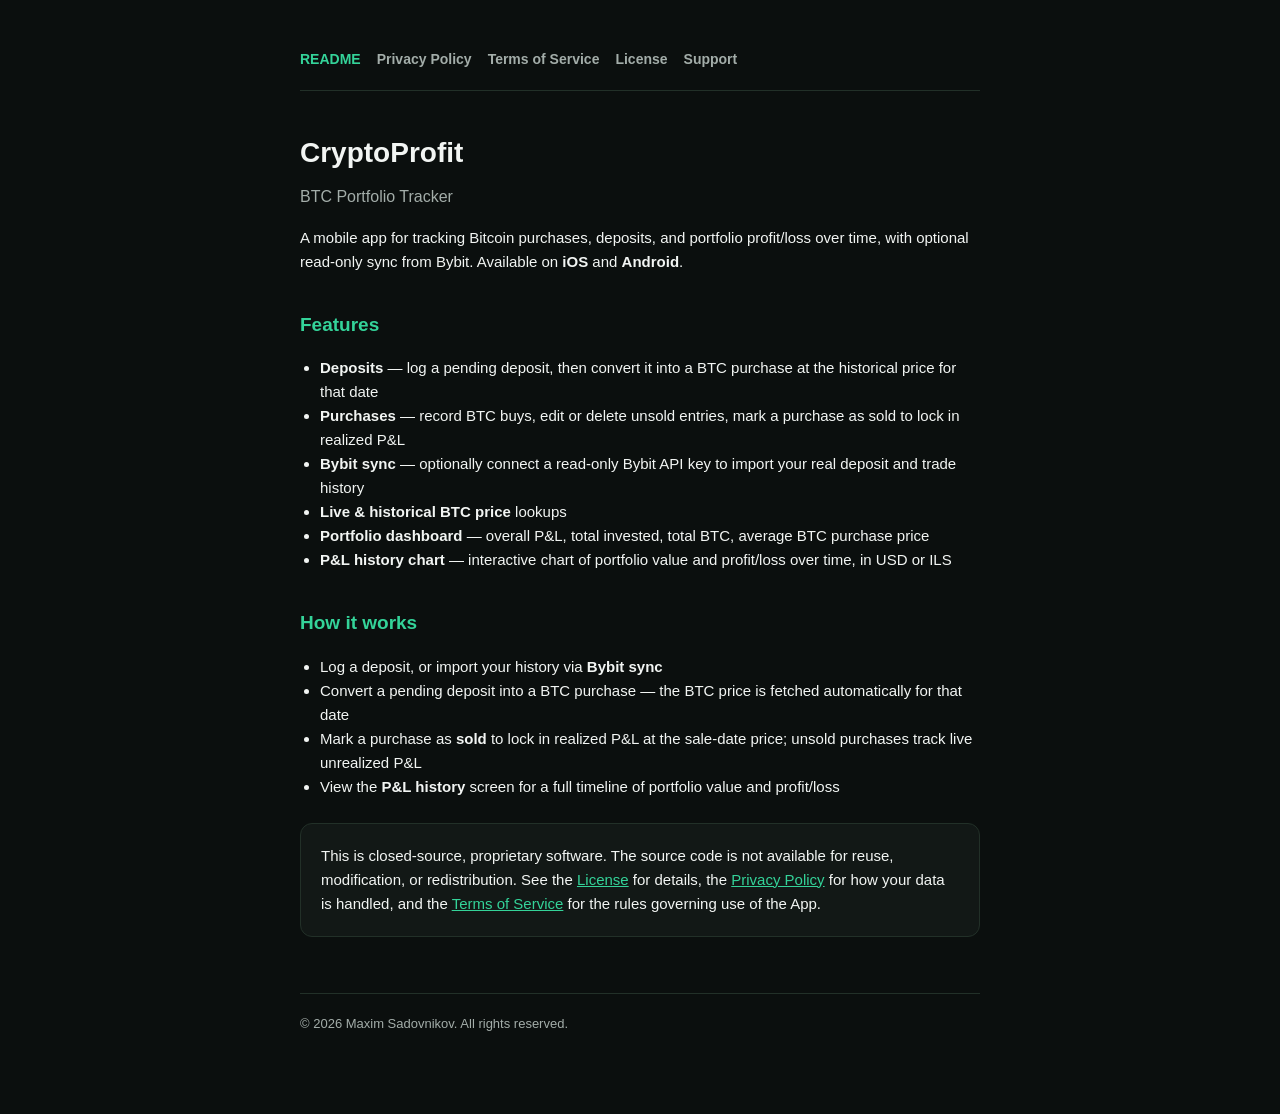
<file: index.html>
<!DOCTYPE html>
<html lang="en">
<head>
<meta charset="UTF-8">
<meta name="viewport" content="width=device-width, initial-scale=1.0">
<title>CryptoProfit — BTC Portfolio Tracker</title>
<link rel="stylesheet" href="styles.css">
</head>
<body>
<div class="wrap">
  <nav>
    <a href="index.html" class="active">README</a>
    <a href="privacy.html">Privacy Policy</a>
    <a href="terms.html">Terms of Service</a>
    <a href="license.html">License</a>
    <a href="support.html">Support</a>
  </nav>

  <h1>CryptoProfit</h1>
  <p class="tagline">BTC Portfolio Tracker</p>

  <p>A mobile app for tracking Bitcoin purchases, deposits, and portfolio profit/loss over time, with optional read-only sync from Bybit. Available on <strong>iOS</strong> and <strong>Android</strong>.</p>

  <h2>Features</h2>
  <ul>
    <li><strong>Deposits</strong> — log a pending deposit, then convert it into a BTC purchase at the historical price for that date</li>
    <li><strong>Purchases</strong> — record BTC buys, edit or delete unsold entries, mark a purchase as sold to lock in realized P&amp;L</li>
    <li><strong>Bybit sync</strong> — optionally connect a read-only Bybit API key to import your real deposit and trade history</li>
    <li><strong>Live &amp; historical BTC price</strong> lookups</li>
    <li><strong>Portfolio dashboard</strong> — overall P&amp;L, total invested, total BTC, average BTC purchase price</li>
    <li><strong>P&amp;L history chart</strong> — interactive chart of portfolio value and profit/loss over time, in USD or ILS</li>
  </ul>

  <h2>How it works</h2>
  <ul>
    <li>Log a deposit, or import your history via <strong>Bybit sync</strong></li>
    <li>Convert a pending deposit into a BTC purchase — the BTC price is fetched automatically for that date</li>
    <li>Mark a purchase as <strong>sold</strong> to lock in realized P&amp;L at the sale-date price; unsold purchases track live unrealized P&amp;L</li>
    <li>View the <strong>P&amp;L history</strong> screen for a full timeline of portfolio value and profit/loss</li>
  </ul>

  <div class="card">
    <p style="margin:0">This is closed-source, proprietary software. The source code is not available for reuse, modification, or redistribution. See the <a href="license.html">License</a> for details, the <a href="privacy.html">Privacy Policy</a> for how your data is handled, and the <a href="terms.html">Terms of Service</a> for the rules governing use of the App.</p>
  </div>

  <footer>
    &copy; 2026 Maxim Sadovnikov. All rights reserved.
  </footer>
</div>
</body>
</html>
</file>
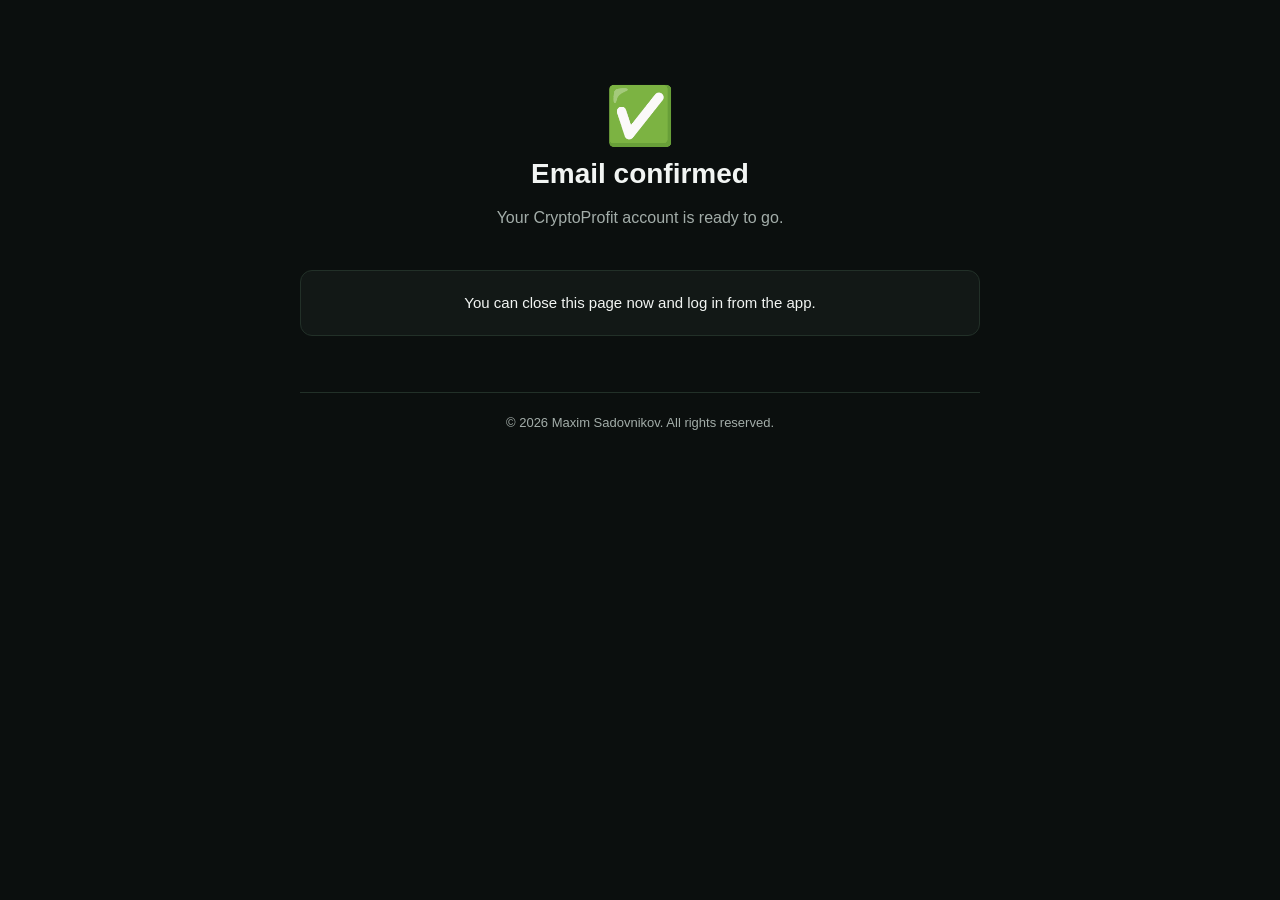
<file: email-confirmed.html>
<!DOCTYPE html>
<html lang="en">
<head>
<meta charset="UTF-8">
<meta name="viewport" content="width=device-width, initial-scale=1.0">
<title>Email Confirmed — CryptoProfit</title>
<link rel="stylesheet" href="styles.css">
</head>
<body>
<div class="wrap">
  <div style="text-align:center; padding-top:40px;">
    <div style="font-size:56px; line-height:1; margin-bottom:8px;">&#9989;</div>
    <h1 style="margin-bottom:8px;">Email confirmed</h1>
    <p class="tagline" style="margin-bottom:0;">Your CryptoProfit account is ready to go.</p>
  </div>

  <div class="card" style="text-align:center; margin-top:40px;">
    <p style="margin:0">You can close this page now and log in from the app.</p>
  </div>

  <footer style="text-align:center;">
    &copy; 2026 Maxim Sadovnikov. All rights reserved.
  </footer>
</div>
</body>
</html>
</file>
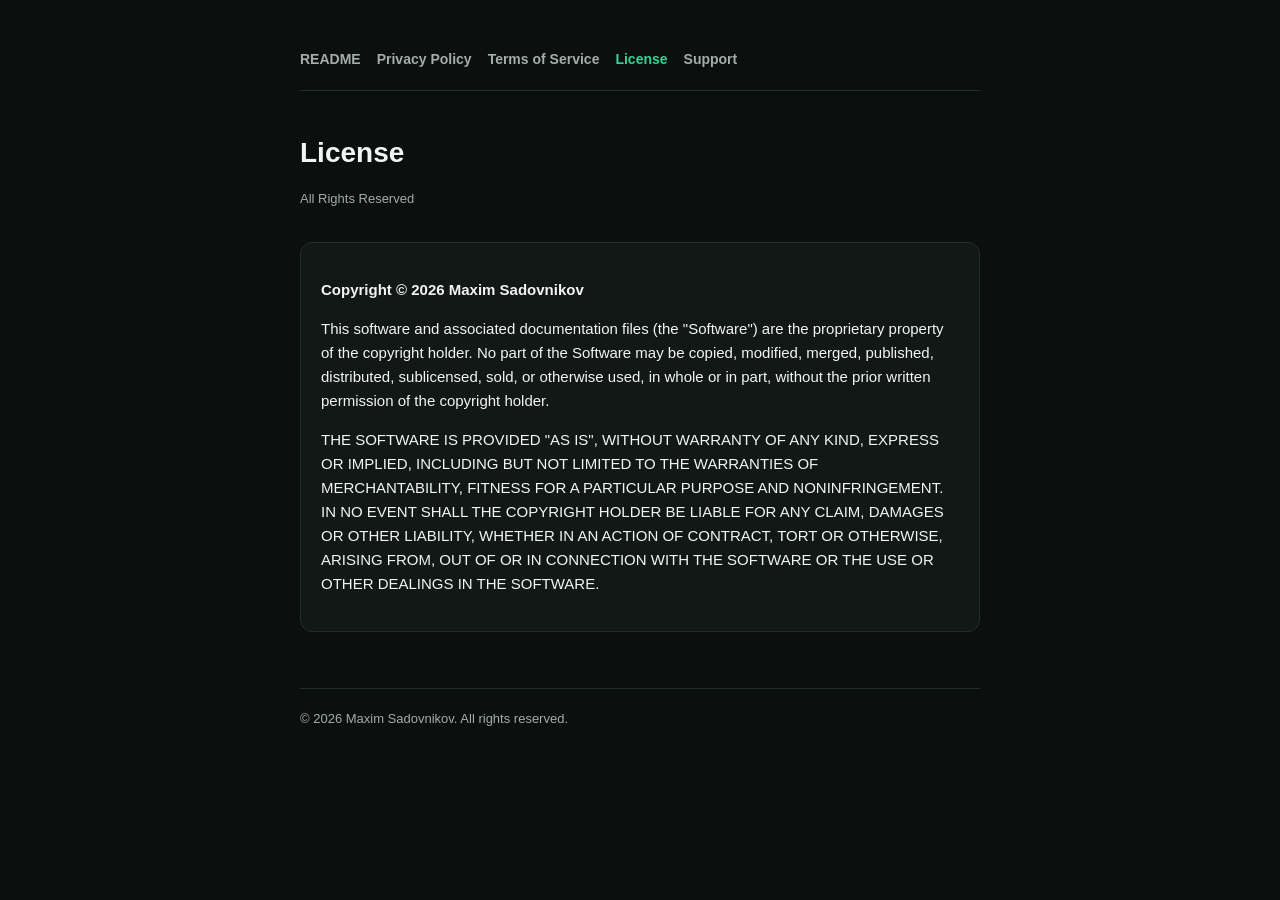
<file: license.html>
<!DOCTYPE html>
<html lang="en">
<head>
<meta charset="UTF-8">
<meta name="viewport" content="width=device-width, initial-scale=1.0">
<title>License — CryptoProfit</title>
<link rel="stylesheet" href="styles.css">
</head>
<body>
<div class="wrap">
  <nav>
    <a href="index.html">README</a>
    <a href="privacy.html">Privacy Policy</a>
    <a href="terms.html">Terms of Service</a>
    <a href="license.html" class="active">License</a>
    <a href="support.html">Support</a>
  </nav>

  <h1>License</h1>
  <p class="meta">All Rights Reserved</p>

  <div class="card">
    <p><strong>Copyright &copy; 2026 Maxim Sadovnikov</strong></p>

    <p>This software and associated documentation files (the "Software") are the proprietary property of the copyright holder. No part of the Software may be copied, modified, merged, published, distributed, sublicensed, sold, or otherwise used, in whole or in part, without the prior written permission of the copyright holder.</p>

    <p>THE SOFTWARE IS PROVIDED "AS IS", WITHOUT WARRANTY OF ANY KIND, EXPRESS OR IMPLIED, INCLUDING BUT NOT LIMITED TO THE WARRANTIES OF MERCHANTABILITY, FITNESS FOR A PARTICULAR PURPOSE AND NONINFRINGEMENT. IN NO EVENT SHALL THE COPYRIGHT HOLDER BE LIABLE FOR ANY CLAIM, DAMAGES OR OTHER LIABILITY, WHETHER IN AN ACTION OF CONTRACT, TORT OR OTHERWISE, ARISING FROM, OUT OF OR IN CONNECTION WITH THE SOFTWARE OR THE USE OR OTHER DEALINGS IN THE SOFTWARE.</p>
  </div>

  <footer>
    &copy; 2026 Maxim Sadovnikov. All rights reserved.
  </footer>
</div>
</body>
</html>
</file>
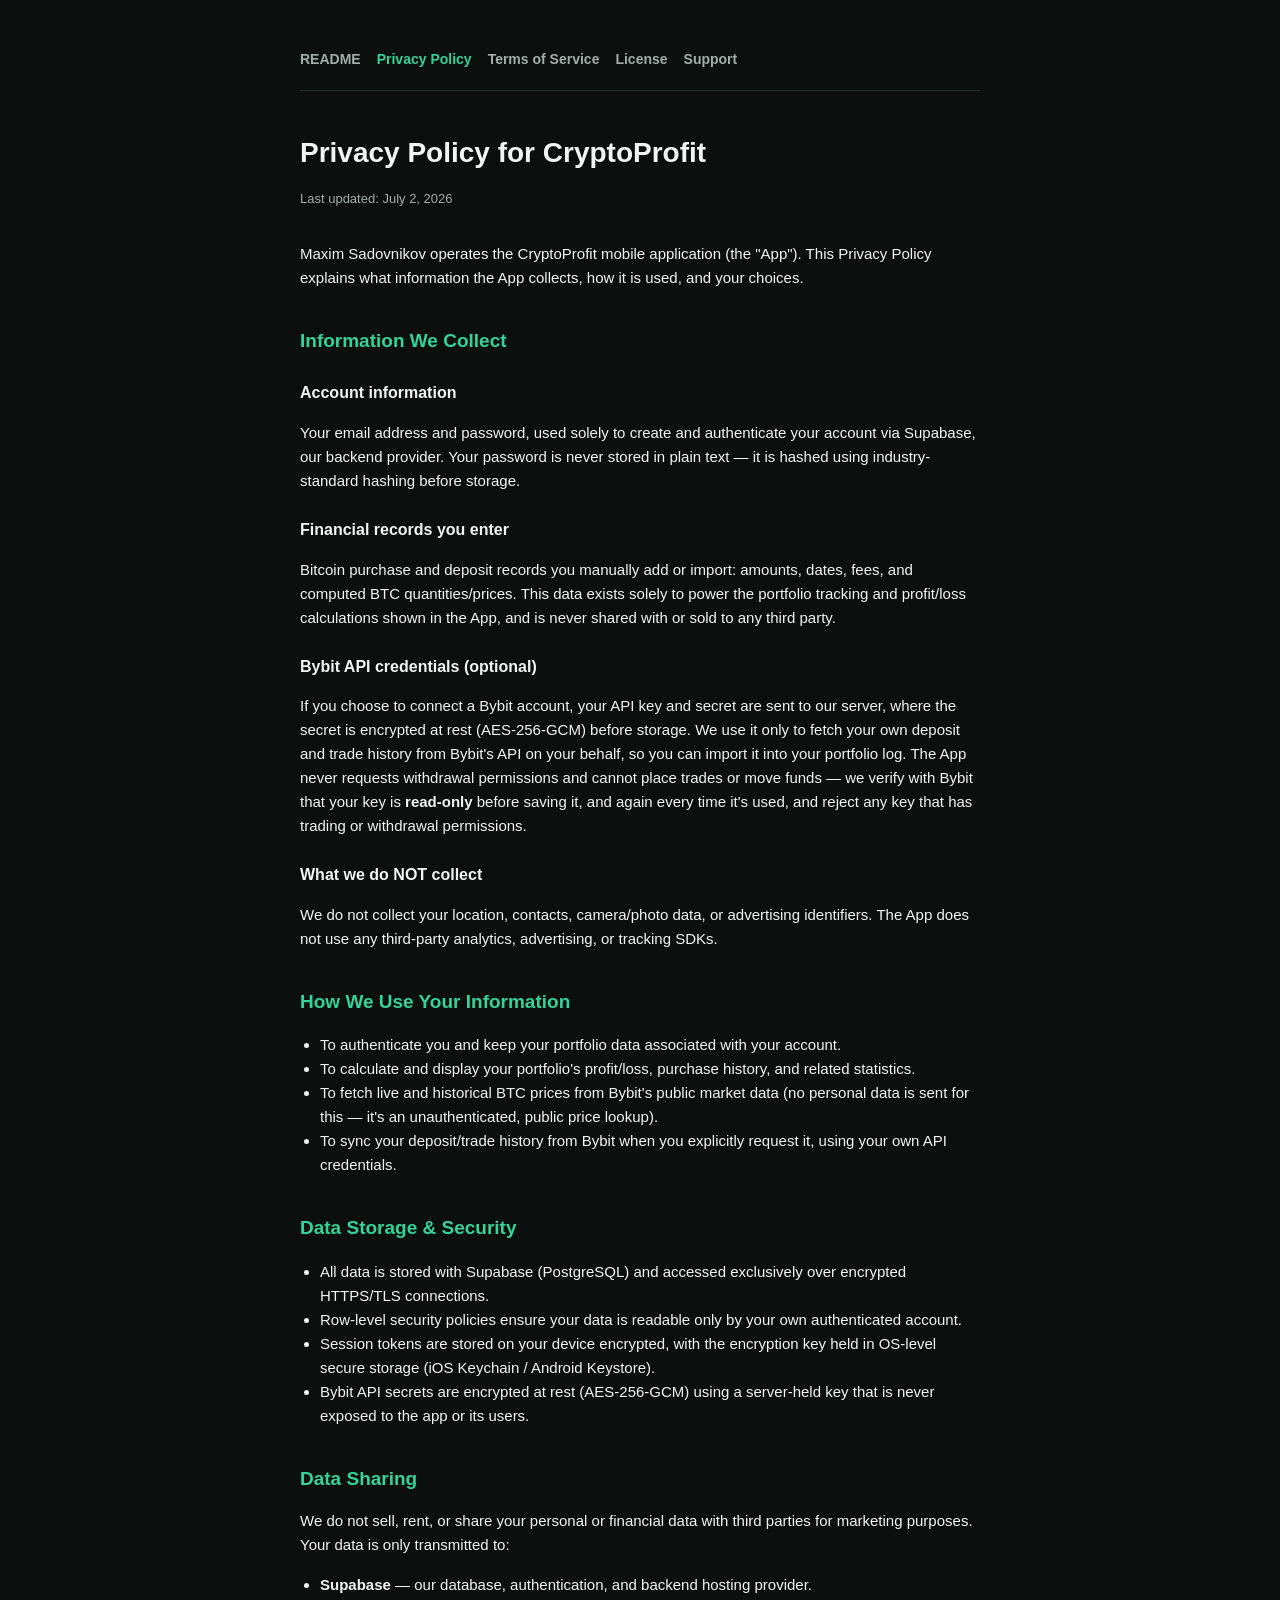
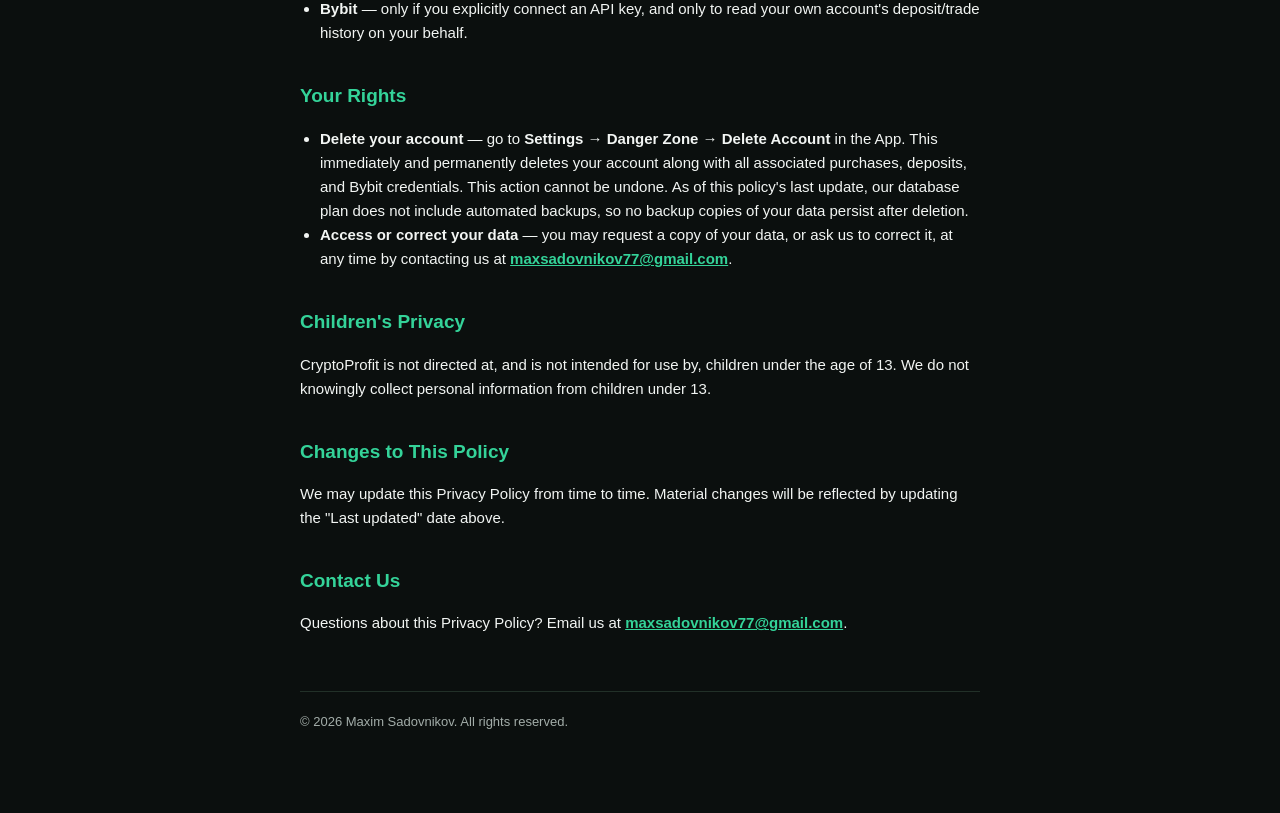
<file: privacy.html>
<!DOCTYPE html>
<html lang="en">
<head>
<meta charset="UTF-8">
<meta name="viewport" content="width=device-width, initial-scale=1.0">
<title>Privacy Policy — CryptoProfit</title>
<link rel="stylesheet" href="styles.css">
</head>
<body>
<div class="wrap">
  <nav>
    <a href="index.html">README</a>
    <a href="privacy.html" class="active">Privacy Policy</a>
    <a href="terms.html">Terms of Service</a>
    <a href="license.html">License</a>
    <a href="support.html">Support</a>
  </nav>

  <h1>Privacy Policy for CryptoProfit</h1>
  <p class="meta">Last updated: July 2, 2026</p>

  <p>Maxim Sadovnikov operates the CryptoProfit mobile application (the "App"). This Privacy Policy explains what information the App collects, how it is used, and your choices.</p>

  <h2>Information We Collect</h2>

  <h3>Account information</h3>
  <p>Your email address and password, used solely to create and authenticate your account via Supabase, our backend provider. Your password is never stored in plain text — it is hashed using industry-standard hashing before storage.</p>

  <h3>Financial records you enter</h3>
  <p>Bitcoin purchase and deposit records you manually add or import: amounts, dates, fees, and computed BTC quantities/prices. This data exists solely to power the portfolio tracking and profit/loss calculations shown in the App, and is never shared with or sold to any third party.</p>

  <h3>Bybit API credentials (optional)</h3>
  <p>If you choose to connect a Bybit account, your API key and secret are sent to our server, where the secret is encrypted at rest (AES-256-GCM) before storage. We use it only to fetch your own deposit and trade history from Bybit's API on your behalf, so you can import it into your portfolio log. The App never requests withdrawal permissions and cannot place trades or move funds — we verify with Bybit that your key is <strong>read-only</strong> before saving it, and again every time it's used, and reject any key that has trading or withdrawal permissions.</p>

  <h3>What we do NOT collect</h3>
  <p>We do not collect your location, contacts, camera/photo data, or advertising identifiers. The App does not use any third-party analytics, advertising, or tracking SDKs.</p>

  <h2>How We Use Your Information</h2>
  <ul>
    <li>To authenticate you and keep your portfolio data associated with your account.</li>
    <li>To calculate and display your portfolio's profit/loss, purchase history, and related statistics.</li>
    <li>To fetch live and historical BTC prices from Bybit's public market data (no personal data is sent for this — it's an unauthenticated, public price lookup).</li>
    <li>To sync your deposit/trade history from Bybit when you explicitly request it, using your own API credentials.</li>
  </ul>

  <h2>Data Storage &amp; Security</h2>
  <ul>
    <li>All data is stored with Supabase (PostgreSQL) and accessed exclusively over encrypted HTTPS/TLS connections.</li>
    <li>Row-level security policies ensure your data is readable only by your own authenticated account.</li>
    <li>Session tokens are stored on your device encrypted, with the encryption key held in OS-level secure storage (iOS Keychain / Android Keystore).</li>
    <li>Bybit API secrets are encrypted at rest (AES-256-GCM) using a server-held key that is never exposed to the app or its users.</li>
  </ul>

  <h2>Data Sharing</h2>
  <p>We do not sell, rent, or share your personal or financial data with third parties for marketing purposes. Your data is only transmitted to:</p>
  <ul>
    <li><strong>Supabase</strong> — our database, authentication, and backend hosting provider.</li>
    <li><strong>Bybit</strong> — only if you explicitly connect an API key, and only to read your own account's deposit/trade history on your behalf.</li>
  </ul>

  <h2>Your Rights</h2>
  <ul>
    <li><strong>Delete your account</strong> — go to <strong>Settings → Danger Zone → Delete Account</strong> in the App. This immediately and permanently deletes your account along with all associated purchases, deposits, and Bybit credentials. This action cannot be undone. As of this policy's last update, our database plan does not include automated backups, so no backup copies of your data persist after deletion.</li>
    <li><strong>Access or correct your data</strong> — you may request a copy of your data, or ask us to correct it, at any time by contacting us at <strong><a href="mailto:maxsadovnikov77@gmail.com">maxsadovnikov77@gmail.com</a></strong>.</li>
  </ul>

  <h2>Children's Privacy</h2>
  <p>CryptoProfit is not directed at, and is not intended for use by, children under the age of 13. We do not knowingly collect personal information from children under 13.</p>

  <h2>Changes to This Policy</h2>
  <p>We may update this Privacy Policy from time to time. Material changes will be reflected by updating the "Last updated" date above.</p>

  <h2>Contact Us</h2>
  <p>Questions about this Privacy Policy? Email us at <strong><a href="mailto:maxsadovnikov77@gmail.com">maxsadovnikov77@gmail.com</a></strong>.</p>

  <footer>
    &copy; 2026 Maxim Sadovnikov. All rights reserved.
  </footer>
</div>
</body>
</html>
</file>
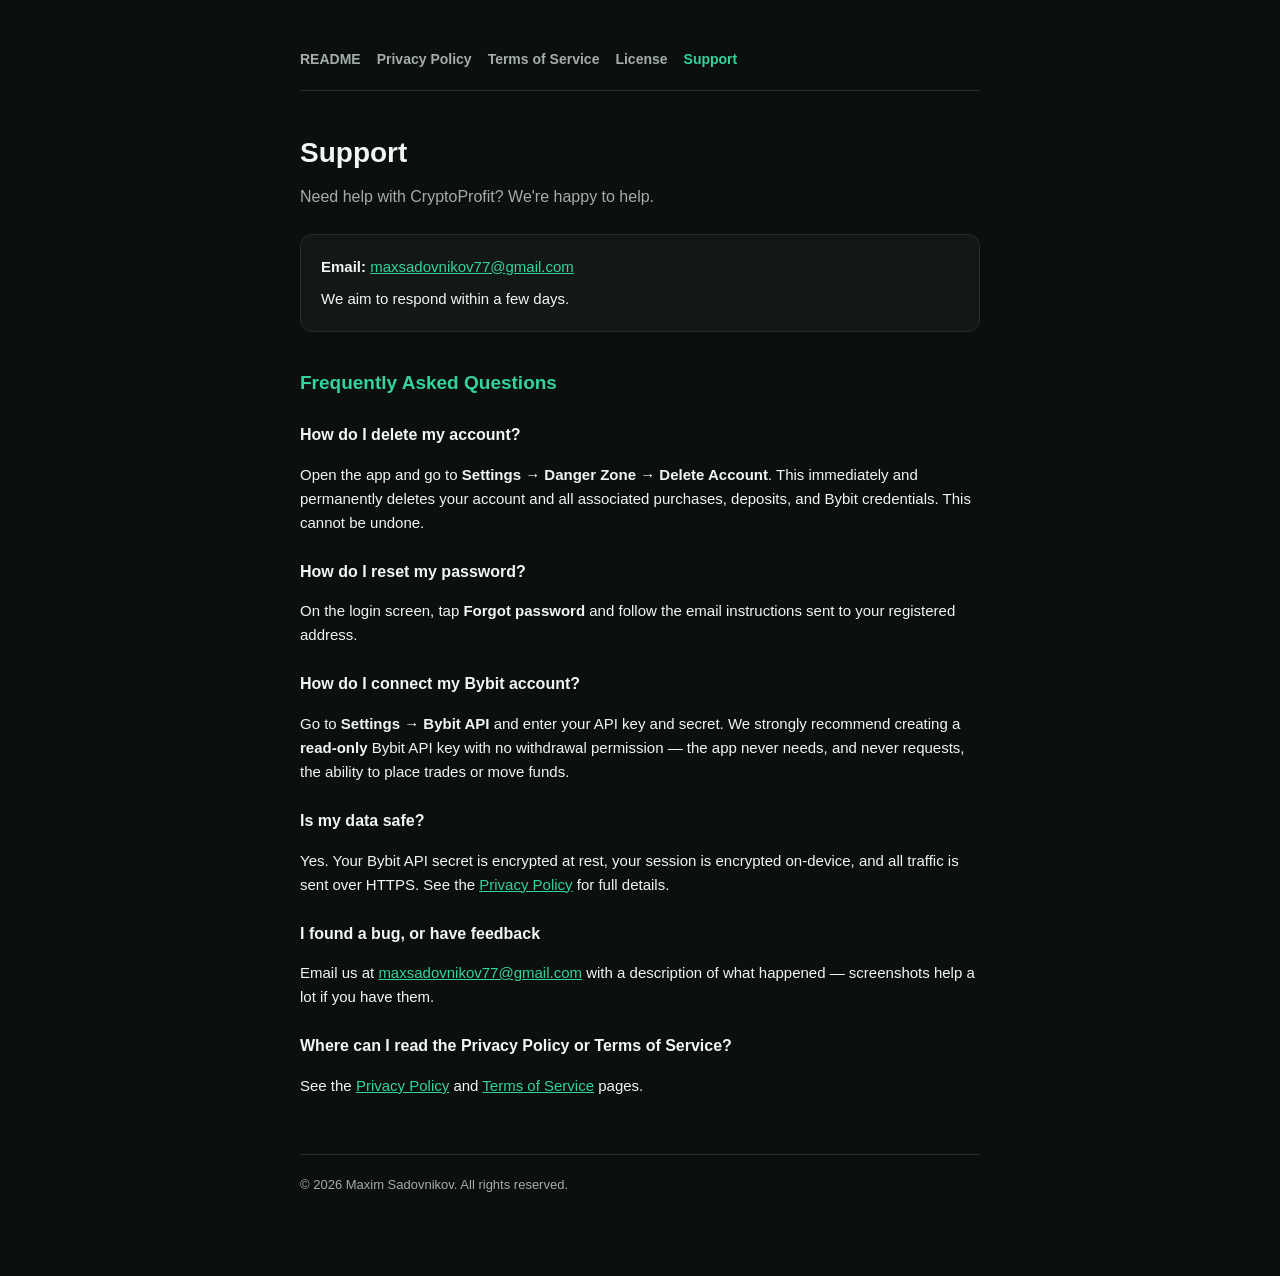
<file: support.html>
<!DOCTYPE html>
<html lang="en">
<head>
<meta charset="UTF-8">
<meta name="viewport" content="width=device-width, initial-scale=1.0">
<title>Support — CryptoProfit</title>
<link rel="stylesheet" href="styles.css">
</head>
<body>
<div class="wrap">
  <nav>
    <a href="index.html">README</a>
    <a href="privacy.html">Privacy Policy</a>
    <a href="terms.html">Terms of Service</a>
    <a href="license.html">License</a>
    <a href="support.html" class="active">Support</a>
  </nav>

  <h1>Support</h1>
  <p class="tagline">Need help with CryptoProfit? We're happy to help.</p>

  <div class="card">
    <p style="margin:0"><strong>Email:</strong> <a href="mailto:maxsadovnikov77@gmail.com">maxsadovnikov77@gmail.com</a></p>
    <p style="margin:8px 0 0">We aim to respond within a few days.</p>
  </div>

  <h2>Frequently Asked Questions</h2>

  <h3>How do I delete my account?</h3>
  <p>Open the app and go to <strong>Settings → Danger Zone → Delete Account</strong>. This immediately and permanently deletes your account and all associated purchases, deposits, and Bybit credentials. This cannot be undone.</p>

  <h3>How do I reset my password?</h3>
  <p>On the login screen, tap <strong>Forgot password</strong> and follow the email instructions sent to your registered address.</p>

  <h3>How do I connect my Bybit account?</h3>
  <p>Go to <strong>Settings → Bybit API</strong> and enter your API key and secret. We strongly recommend creating a <strong>read-only</strong> Bybit API key with no withdrawal permission — the app never needs, and never requests, the ability to place trades or move funds.</p>

  <h3>Is my data safe?</h3>
  <p>Yes. Your Bybit API secret is encrypted at rest, your session is encrypted on-device, and all traffic is sent over HTTPS. See the <a href="privacy.html">Privacy Policy</a> for full details.</p>

  <h3>I found a bug, or have feedback</h3>
  <p>Email us at <a href="mailto:maxsadovnikov77@gmail.com">maxsadovnikov77@gmail.com</a> with a description of what happened — screenshots help a lot if you have them.</p>

  <h3>Where can I read the Privacy Policy or Terms of Service?</h3>
  <p>See the <a href="privacy.html">Privacy Policy</a> and <a href="terms.html">Terms of Service</a> pages.</p>

  <footer>
    &copy; 2026 Maxim Sadovnikov. All rights reserved.
  </footer>
</div>
</body>
</html>
</file>
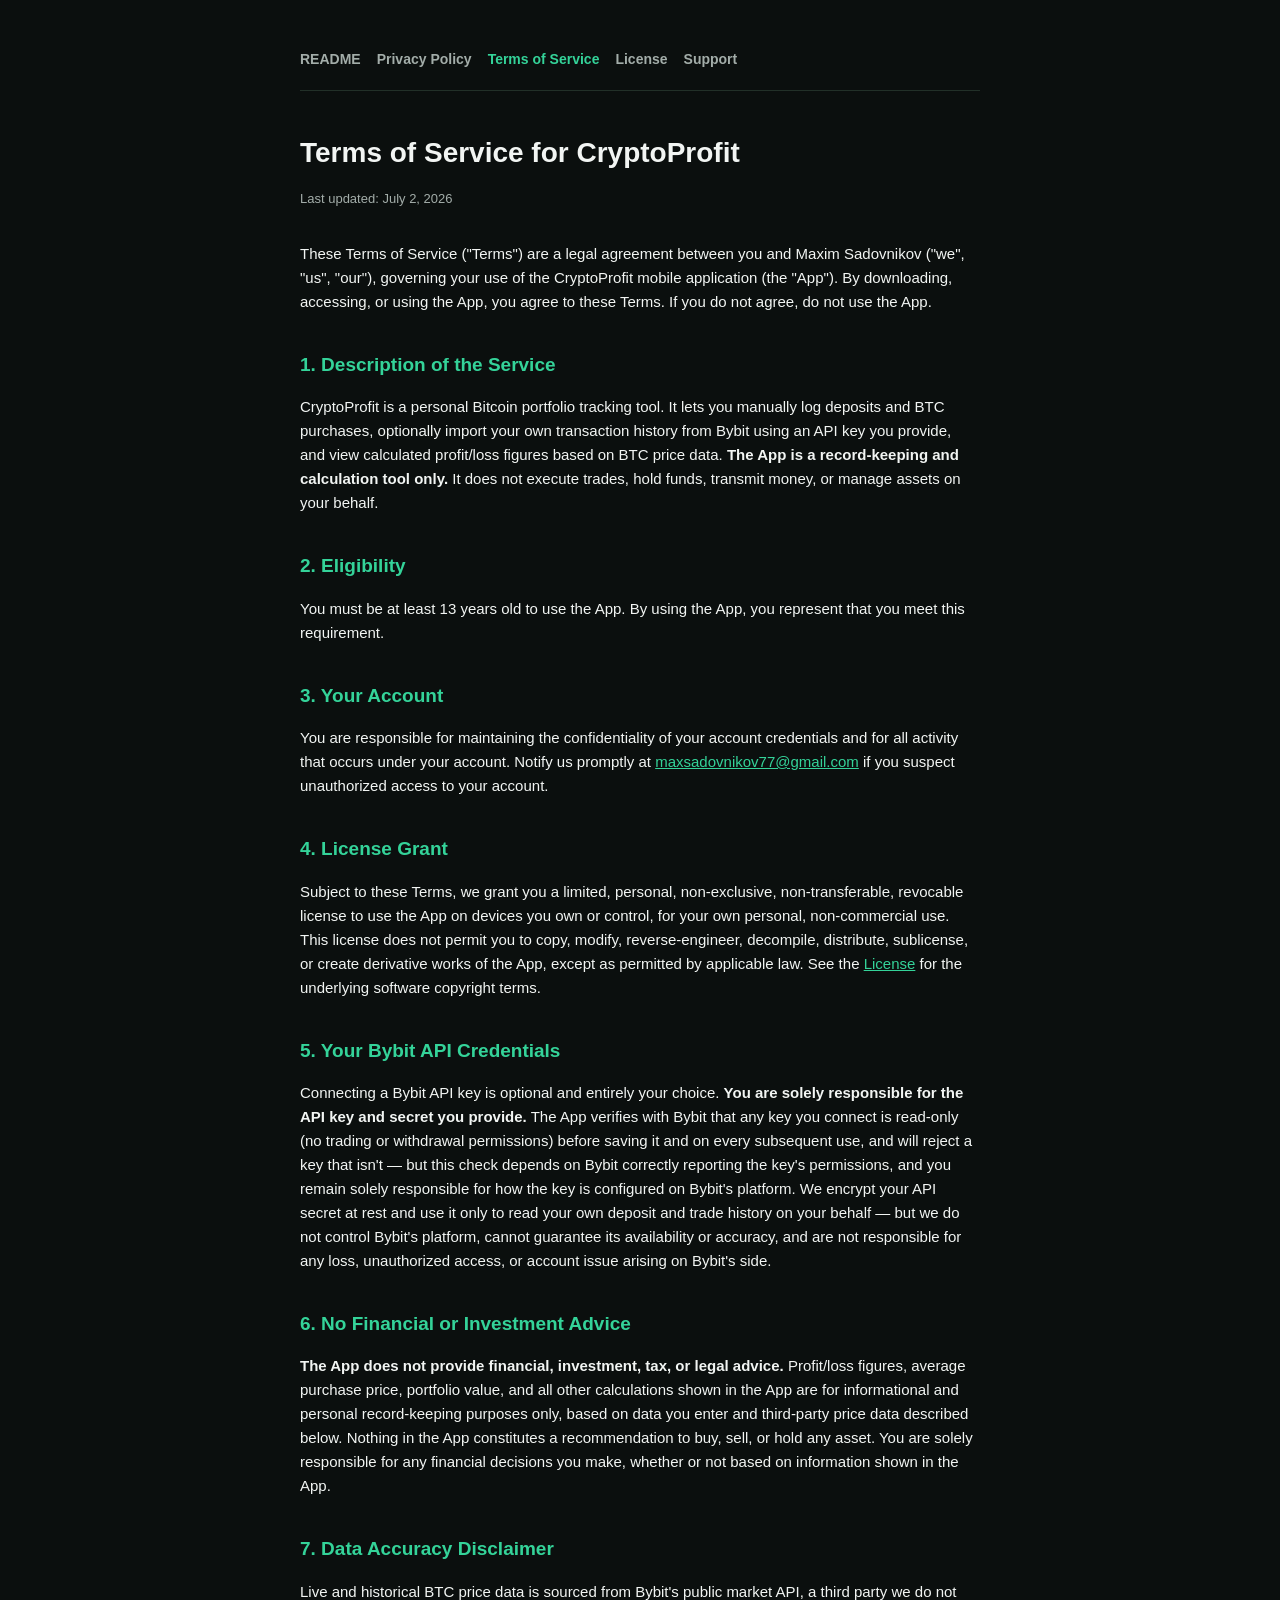
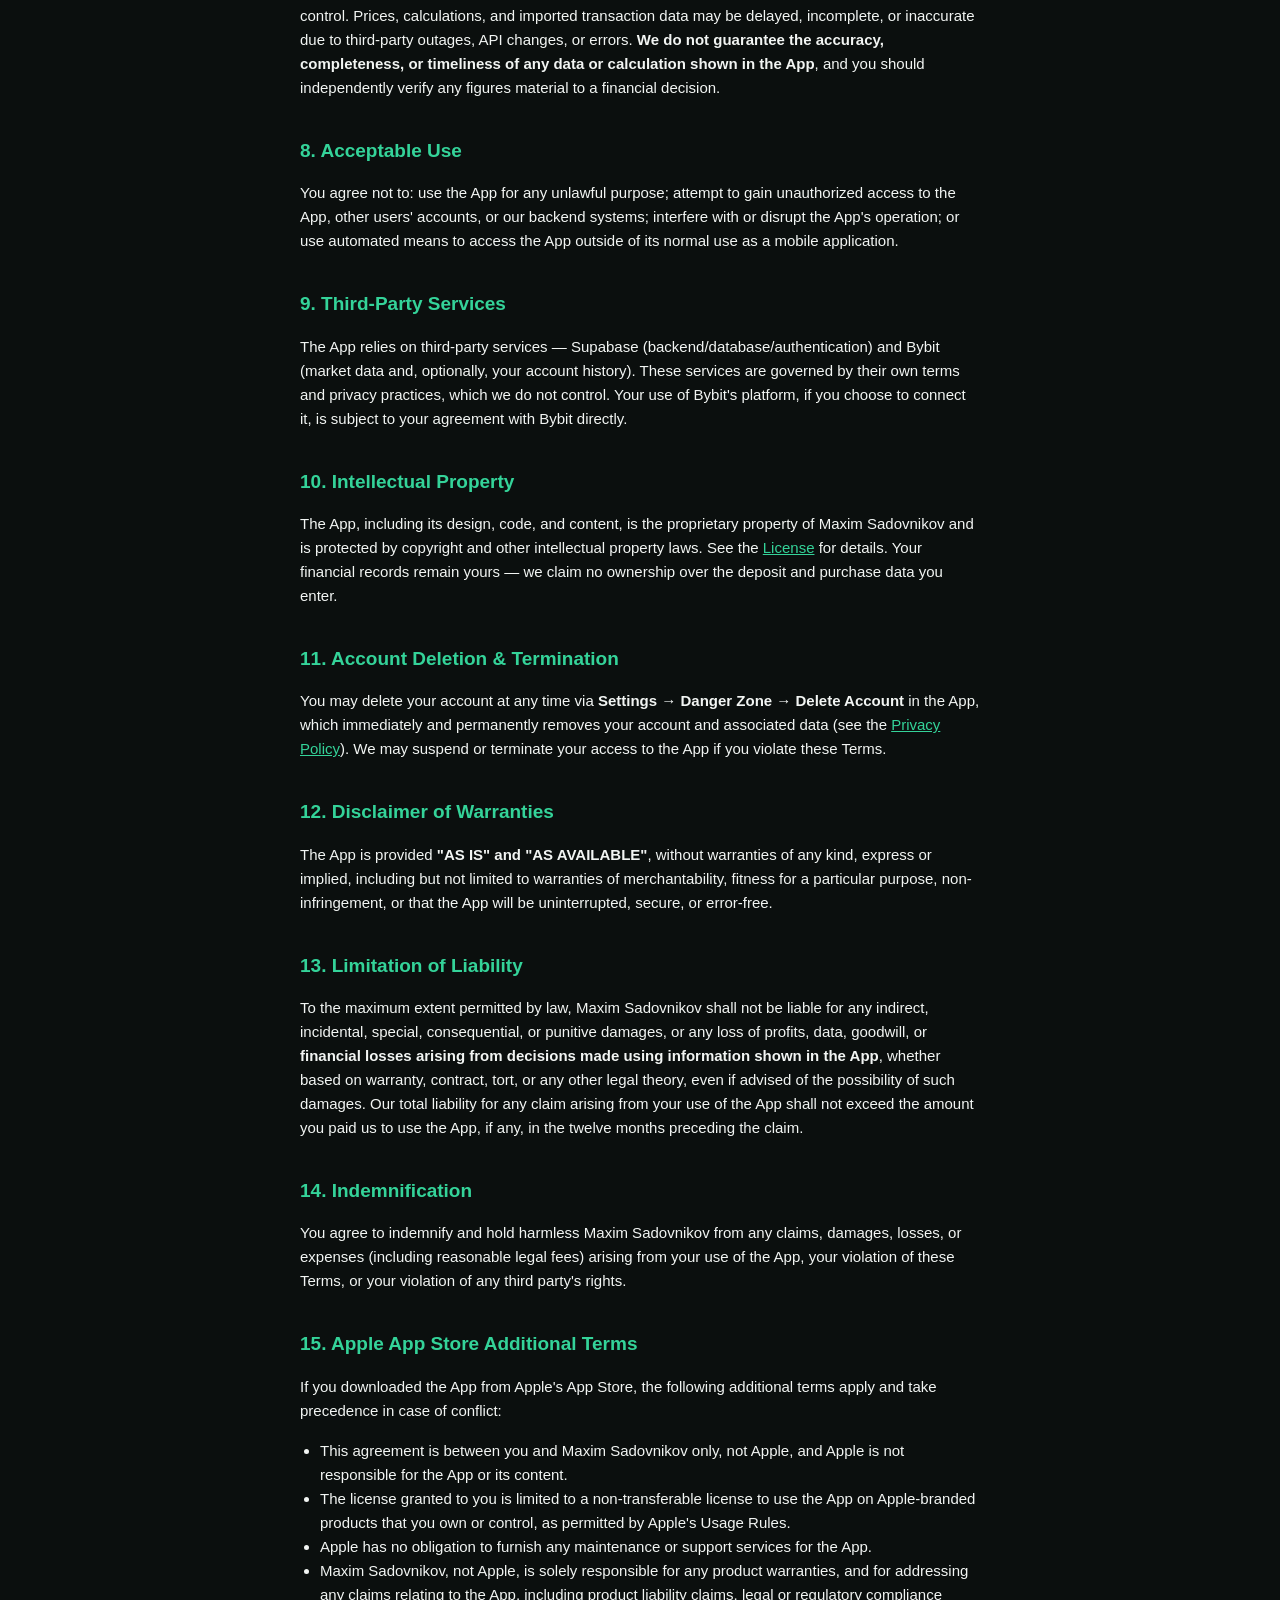
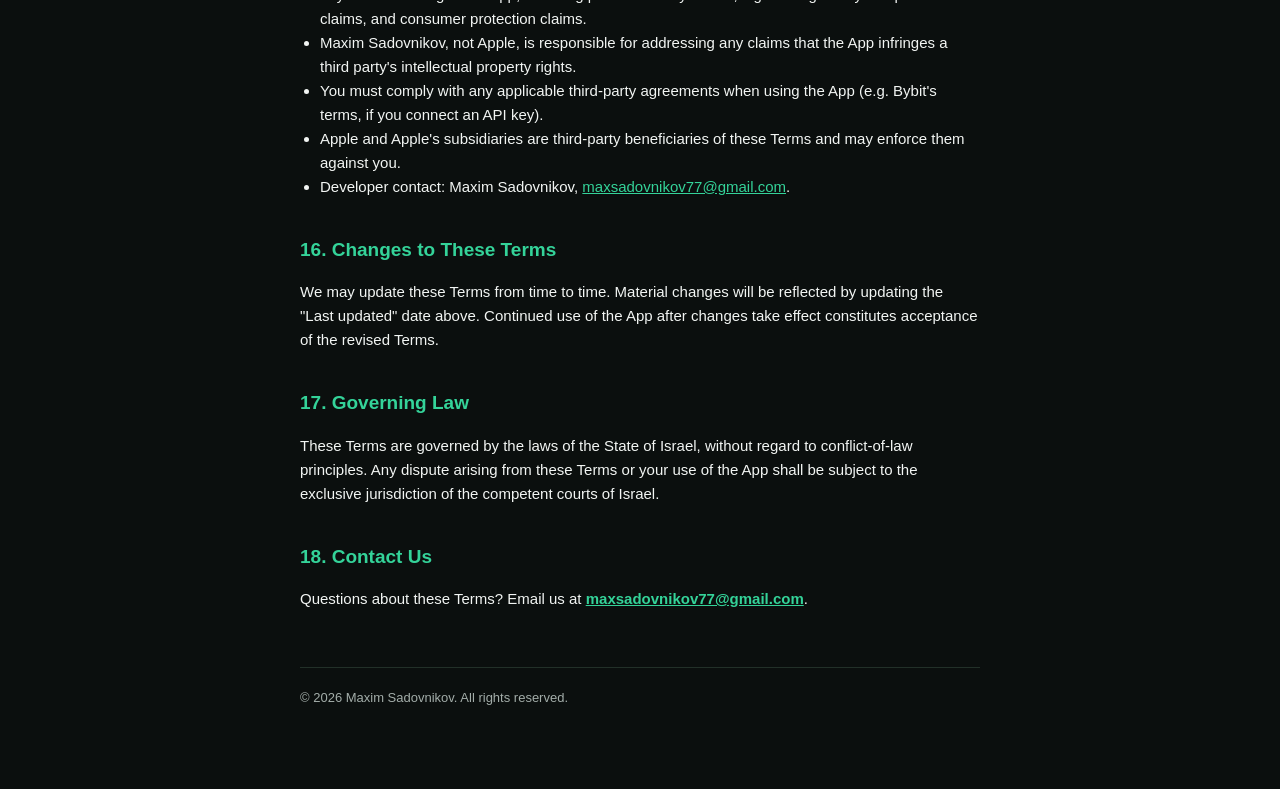
<file: terms.html>
<!DOCTYPE html>
<html lang="en">
<head>
<meta charset="UTF-8">
<meta name="viewport" content="width=device-width, initial-scale=1.0">
<title>Terms of Service — CryptoProfit</title>
<link rel="stylesheet" href="styles.css">
</head>
<body>
<div class="wrap">
  <nav>
    <a href="index.html">README</a>
    <a href="privacy.html">Privacy Policy</a>
    <a href="terms.html" class="active">Terms of Service</a>
    <a href="license.html">License</a>
    <a href="support.html">Support</a>
  </nav>

  <h1>Terms of Service for CryptoProfit</h1>
  <p class="meta">Last updated: July 2, 2026</p>

  <p>These Terms of Service ("Terms") are a legal agreement between you and Maxim Sadovnikov ("we", "us", "our"), governing your use of the CryptoProfit mobile application (the "App"). By downloading, accessing, or using the App, you agree to these Terms. If you do not agree, do not use the App.</p>

  <h2>1. Description of the Service</h2>
  <p>CryptoProfit is a personal Bitcoin portfolio tracking tool. It lets you manually log deposits and BTC purchases, optionally import your own transaction history from Bybit using an API key you provide, and view calculated profit/loss figures based on BTC price data. <strong>The App is a record-keeping and calculation tool only.</strong> It does not execute trades, hold funds, transmit money, or manage assets on your behalf.</p>

  <h2>2. Eligibility</h2>
  <p>You must be at least 13 years old to use the App. By using the App, you represent that you meet this requirement.</p>

  <h2>3. Your Account</h2>
  <p>You are responsible for maintaining the confidentiality of your account credentials and for all activity that occurs under your account. Notify us promptly at <a href="mailto:maxsadovnikov77@gmail.com">maxsadovnikov77@gmail.com</a> if you suspect unauthorized access to your account.</p>

  <h2>4. License Grant</h2>
  <p>Subject to these Terms, we grant you a limited, personal, non-exclusive, non-transferable, revocable license to use the App on devices you own or control, for your own personal, non-commercial use. This license does not permit you to copy, modify, reverse-engineer, decompile, distribute, sublicense, or create derivative works of the App, except as permitted by applicable law. See the <a href="license.html">License</a> for the underlying software copyright terms.</p>

  <h2>5. Your Bybit API Credentials</h2>
  <p>Connecting a Bybit API key is optional and entirely your choice. <strong>You are solely responsible for the API key and secret you provide.</strong> The App verifies with Bybit that any key you connect is read-only (no trading or withdrawal permissions) before saving it and on every subsequent use, and will reject a key that isn't — but this check depends on Bybit correctly reporting the key's permissions, and you remain solely responsible for how the key is configured on Bybit's platform. We encrypt your API secret at rest and use it only to read your own deposit and trade history on your behalf — but we do not control Bybit's platform, cannot guarantee its availability or accuracy, and are not responsible for any loss, unauthorized access, or account issue arising on Bybit's side.</p>

  <h2>6. No Financial or Investment Advice</h2>
  <p><strong>The App does not provide financial, investment, tax, or legal advice.</strong> Profit/loss figures, average purchase price, portfolio value, and all other calculations shown in the App are for informational and personal record-keeping purposes only, based on data you enter and third-party price data described below. Nothing in the App constitutes a recommendation to buy, sell, or hold any asset. You are solely responsible for any financial decisions you make, whether or not based on information shown in the App.</p>

  <h2>7. Data Accuracy Disclaimer</h2>
  <p>Live and historical BTC price data is sourced from Bybit's public market API, a third party we do not control. Prices, calculations, and imported transaction data may be delayed, incomplete, or inaccurate due to third-party outages, API changes, or errors. <strong>We do not guarantee the accuracy, completeness, or timeliness of any data or calculation shown in the App</strong>, and you should independently verify any figures material to a financial decision.</p>

  <h2>8. Acceptable Use</h2>
  <p>You agree not to: use the App for any unlawful purpose; attempt to gain unauthorized access to the App, other users' accounts, or our backend systems; interfere with or disrupt the App's operation; or use automated means to access the App outside of its normal use as a mobile application.</p>

  <h2>9. Third-Party Services</h2>
  <p>The App relies on third-party services — Supabase (backend/database/authentication) and Bybit (market data and, optionally, your account history). These services are governed by their own terms and privacy practices, which we do not control. Your use of Bybit's platform, if you choose to connect it, is subject to your agreement with Bybit directly.</p>

  <h2>10. Intellectual Property</h2>
  <p>The App, including its design, code, and content, is the proprietary property of Maxim Sadovnikov and is protected by copyright and other intellectual property laws. See the <a href="license.html">License</a> for details. Your financial records remain yours — we claim no ownership over the deposit and purchase data you enter.</p>

  <h2>11. Account Deletion &amp; Termination</h2>
  <p>You may delete your account at any time via <strong>Settings → Danger Zone → Delete Account</strong> in the App, which immediately and permanently removes your account and associated data (see the <a href="privacy.html">Privacy Policy</a>). We may suspend or terminate your access to the App if you violate these Terms.</p>

  <h2>12. Disclaimer of Warranties</h2>
  <p>The App is provided <strong>"AS IS" and "AS AVAILABLE"</strong>, without warranties of any kind, express or implied, including but not limited to warranties of merchantability, fitness for a particular purpose, non-infringement, or that the App will be uninterrupted, secure, or error-free.</p>

  <h2>13. Limitation of Liability</h2>
  <p>To the maximum extent permitted by law, Maxim Sadovnikov shall not be liable for any indirect, incidental, special, consequential, or punitive damages, or any loss of profits, data, goodwill, or <strong>financial losses arising from decisions made using information shown in the App</strong>, whether based on warranty, contract, tort, or any other legal theory, even if advised of the possibility of such damages. Our total liability for any claim arising from your use of the App shall not exceed the amount you paid us to use the App, if any, in the twelve months preceding the claim.</p>

  <h2>14. Indemnification</h2>
  <p>You agree to indemnify and hold harmless Maxim Sadovnikov from any claims, damages, losses, or expenses (including reasonable legal fees) arising from your use of the App, your violation of these Terms, or your violation of any third party's rights.</p>

  <h2>15. Apple App Store Additional Terms</h2>
  <p>If you downloaded the App from Apple's App Store, the following additional terms apply and take precedence in case of conflict:</p>
  <ul>
    <li>This agreement is between you and Maxim Sadovnikov only, not Apple, and Apple is not responsible for the App or its content.</li>
    <li>The license granted to you is limited to a non-transferable license to use the App on Apple-branded products that you own or control, as permitted by Apple's Usage Rules.</li>
    <li>Apple has no obligation to furnish any maintenance or support services for the App.</li>
    <li>Maxim Sadovnikov, not Apple, is solely responsible for any product warranties, and for addressing any claims relating to the App, including product liability claims, legal or regulatory compliance claims, and consumer protection claims.</li>
    <li>Maxim Sadovnikov, not Apple, is responsible for addressing any claims that the App infringes a third party's intellectual property rights.</li>
    <li>You must comply with any applicable third-party agreements when using the App (e.g. Bybit's terms, if you connect an API key).</li>
    <li>Apple and Apple's subsidiaries are third-party beneficiaries of these Terms and may enforce them against you.</li>
    <li>Developer contact: Maxim Sadovnikov, <a href="mailto:maxsadovnikov77@gmail.com">maxsadovnikov77@gmail.com</a>.</li>
  </ul>

  <h2>16. Changes to These Terms</h2>
  <p>We may update these Terms from time to time. Material changes will be reflected by updating the "Last updated" date above. Continued use of the App after changes take effect constitutes acceptance of the revised Terms.</p>

  <h2>17. Governing Law</h2>
  <p>These Terms are governed by the laws of the State of Israel, without regard to conflict-of-law principles. Any dispute arising from these Terms or your use of the App shall be subject to the exclusive jurisdiction of the competent courts of Israel.</p>

  <h2>18. Contact Us</h2>
  <p>Questions about these Terms? Email us at <strong><a href="mailto:maxsadovnikov77@gmail.com">maxsadovnikov77@gmail.com</a></strong>.</p>

  <footer>
    &copy; 2026 Maxim Sadovnikov. All rights reserved.
  </footer>
</div>
</body>
</html>
</file>
<file: styles.css>
:root {
  color-scheme: dark;
  --bg: #0b0f0e;
  --card: #121816;
  --border: #223028;
  --text: #f2f5f3;
  --text-muted: #a3ada9;
  --green: #34d399;
}

* {
  box-sizing: border-box;
}

body {
  margin: 0;
  background: var(--bg);
  color: var(--text);
  font-family: -apple-system, BlinkMacSystemFont, "Segoe UI", Roboto, Helvetica, Arial, sans-serif;
  line-height: 1.6;
}

.wrap {
  max-width: 720px;
  margin: 0 auto;
  padding: 48px 20px 80px;
}

nav {
  display: flex;
  gap: 16px;
  margin-bottom: 40px;
  padding-bottom: 20px;
  border-bottom: 1px solid var(--border);
}

nav a {
  color: var(--text-muted);
  text-decoration: none;
  font-size: 14px;
  font-weight: 600;
}

nav a.active,
nav a:hover {
  color: var(--green);
}

h1 {
  font-size: 28px;
  margin: 0 0 8px;
}

h2 {
  font-size: 19px;
  margin: 36px 0 12px;
  color: var(--green);
}

h3 {
  font-size: 16px;
  margin: 24px 0 8px;
}

p, li {
  color: var(--text);
  font-size: 15px;
}

.tagline {
  color: var(--text-muted);
  font-size: 16px;
  margin-top: 0;
}

.meta {
  color: var(--text-muted);
  font-size: 13px;
  margin-bottom: 32px;
}

ul {
  padding-left: 20px;
}

a {
  color: var(--green);
}

.card {
  background: var(--card);
  border: 1px solid var(--border);
  border-radius: 12px;
  padding: 20px;
  margin: 24px 0;
}

pre {
  white-space: pre-wrap;
  font-family: inherit;
  font-size: 14px;
  color: var(--text-muted);
}

footer {
  margin-top: 56px;
  padding-top: 20px;
  border-top: 1px solid var(--border);
  color: var(--text-muted);
  font-size: 13px;
}
</file>
